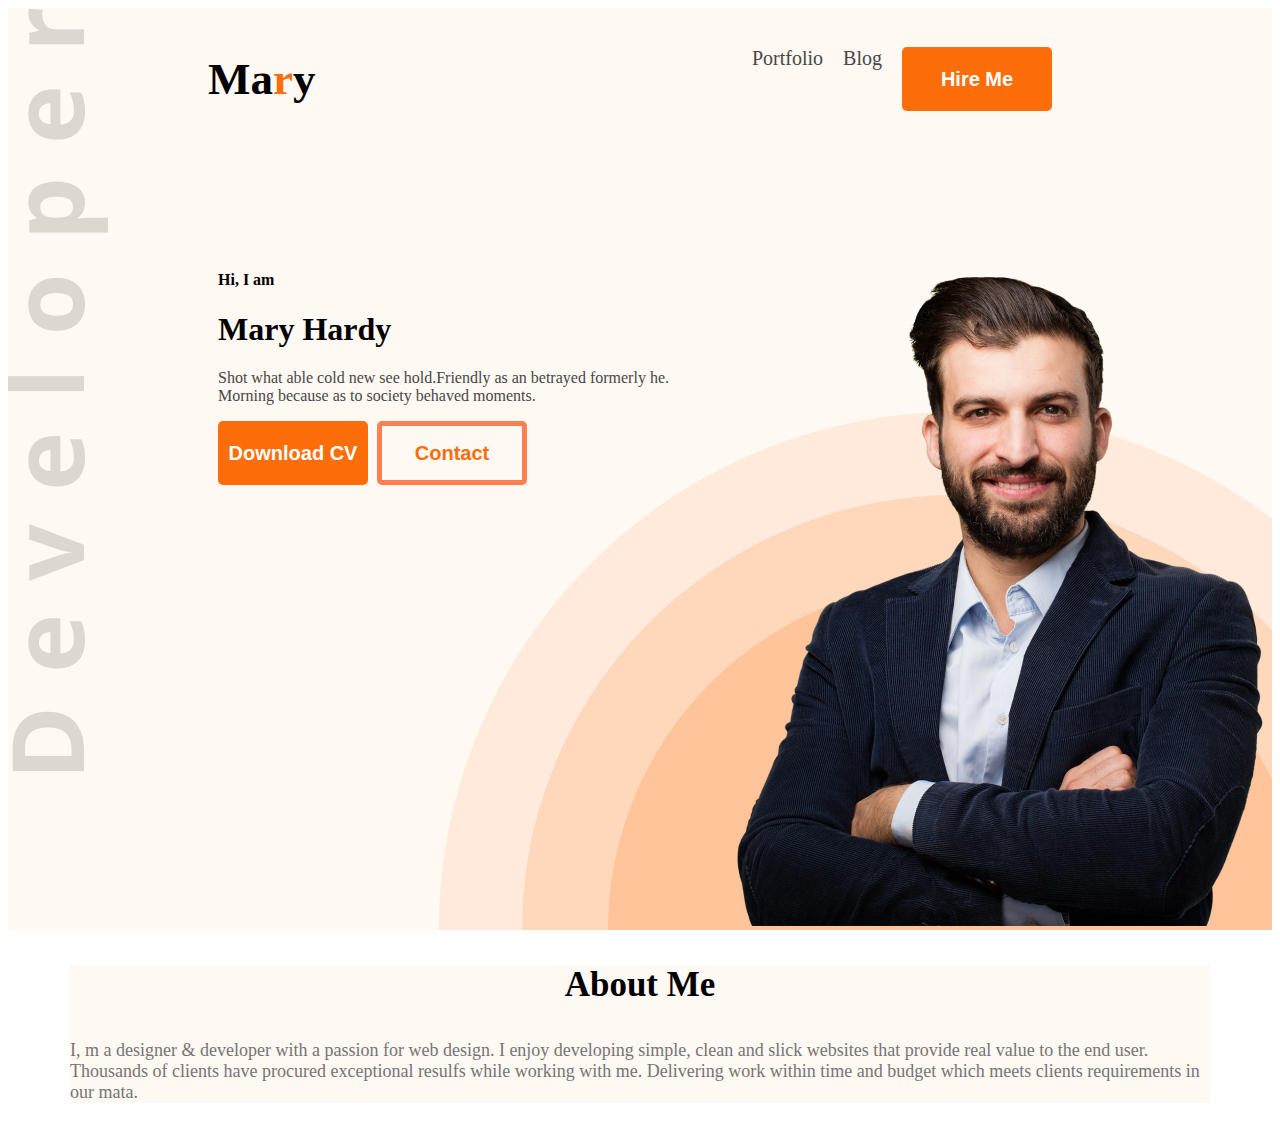
<file: shahrier.html>
<!DOCTYPE html>
<html lang="en">
<head>
    <meta charset="UTF-8">
    <meta name="viewport" content="width=device-width, initial-scale=1.0">
    <title>Pera solving</title>
    <link rel="preconnect" href="https://fonts.googleapis.com">
<link rel="preconnect" href="https://fonts.gstatic.com" crossorigin>
<link href="https://fonts.googleapis.com/css2?family=Open+Sans:ital,wght@0,300..800;1,300..800&display=swap" rel="stylesheet">
<link rel="stylesheet" href="styles/port-2.css">
</head>
<body class="open-sans-norma">
    <header class="header">
        <nav>
            <h3 class="head">Ma<span class="head-tital">r</span>y</h3>
            <ul class="head-decorartion">
                <li><a class="cr" href="">Portfolio</a></li>
                <li><a class="cr" href="">Blog</a></li>
                <li><a href=""><button class="btn-primary">Hire Me </button></a></li>
            </ul>

        </nav>
        <div class="seven-up">
            <div class="eight-up"><h4>Hi, I am</h4>
            <h1>Mary Hardy</h1>
            <p class="cr">Shot what able cold new see hold.Friendly as an betrayed formerly he. Morning because as to society behaved moments.

            </p>
            <button class="btn-primary">Download CV</button>
            <button class="btn-solid">Contact</button>
            </div>
            <div class="nine"><img src="images/hardy.png" alt=""></div>

        </div>
    </header>
    <main>
<section class="section-title">
    <h3 class="section-description">About Me</h3>
    <p class="section-item">I, m a designer & developer with a passion for web design. I enjoy developing simple, clean and slick websites that provide real value to the end user. Thousands of clients have procured exceptional resulfs while working with me. Delivering work within time and budget which meets clients requirements in our mata.</p>

</section>
    </main>
    <footer>

    </footer>
</body>
</html>
</file>
<file: styles/port-2.css>
.open-sans-normal> {
  font-family: "Open Sans", sans-serif;
  font-optical-sizing: auto;
 
  font-style: normal;
  font-variation-settings:
    "wdth" 100;
}
.head{
    font-size: 45px;
font-weight: 800px;

}
.head-tital{
  color:#FD6E0A;
}
nav ul li{
  list-style: none;
  margin-right: 20px;
}
nav li a{
  text-decoration: none;
  font-size: 20px;
  
}
.head-decorartion{
  display: flex;
  
}
nav{
  display: flex;
  justify-content: space-between;
  align-items: center;
  margin: 0 200px;

}
.btn-primary{
  background-color: #FD6E0A;
  color: white;
  padding: 5px;
  height: 64px;
  width: 150px;
  border-radius: 5px;
  border: none;
  align-items: center;
  justify-content: center;
  font-size: 20px;
  font-weight: bold;
}
.cr{
  color: #474747;
}
.btn-solid{
  background-color: #FFF8F3;
  color:#FD6E0A;
  padding: 5px;
  height: 64px;
  width: 150px;
  border-radius: 5px;
  border:5px solid coral;
  align-items: center;
  justify-content: center;
  font-size: 20px;
  font-weight: bold;
  margin-left: 5px;
}
.seven-up{
  display: flex;
  justify-content: space-between;
  margin-top: 100px;

}
.eight-up{
  margin-left:210px;
  max-width: 580px;
}
.header{
  background-image: url('../images/developer.png') , url('../images/header_bg.png');
  background-repeat: no-repeat;
  background-position: top left , right bottom;
  background-color: #FFF8F3;
}
.section-description{
  font-size: 35px;
  font-weight: bold;
  text-align: center;
}
.section-item{
  font-size: 18px;
  color: #757575;
}
.section-item{
  align-items: center;
  justify-content: center;
}
main{
  max-width: 1140px;
  margin: 0 auto;
}
.section-title{
background-color: #FFF8F3;
}
</file>
